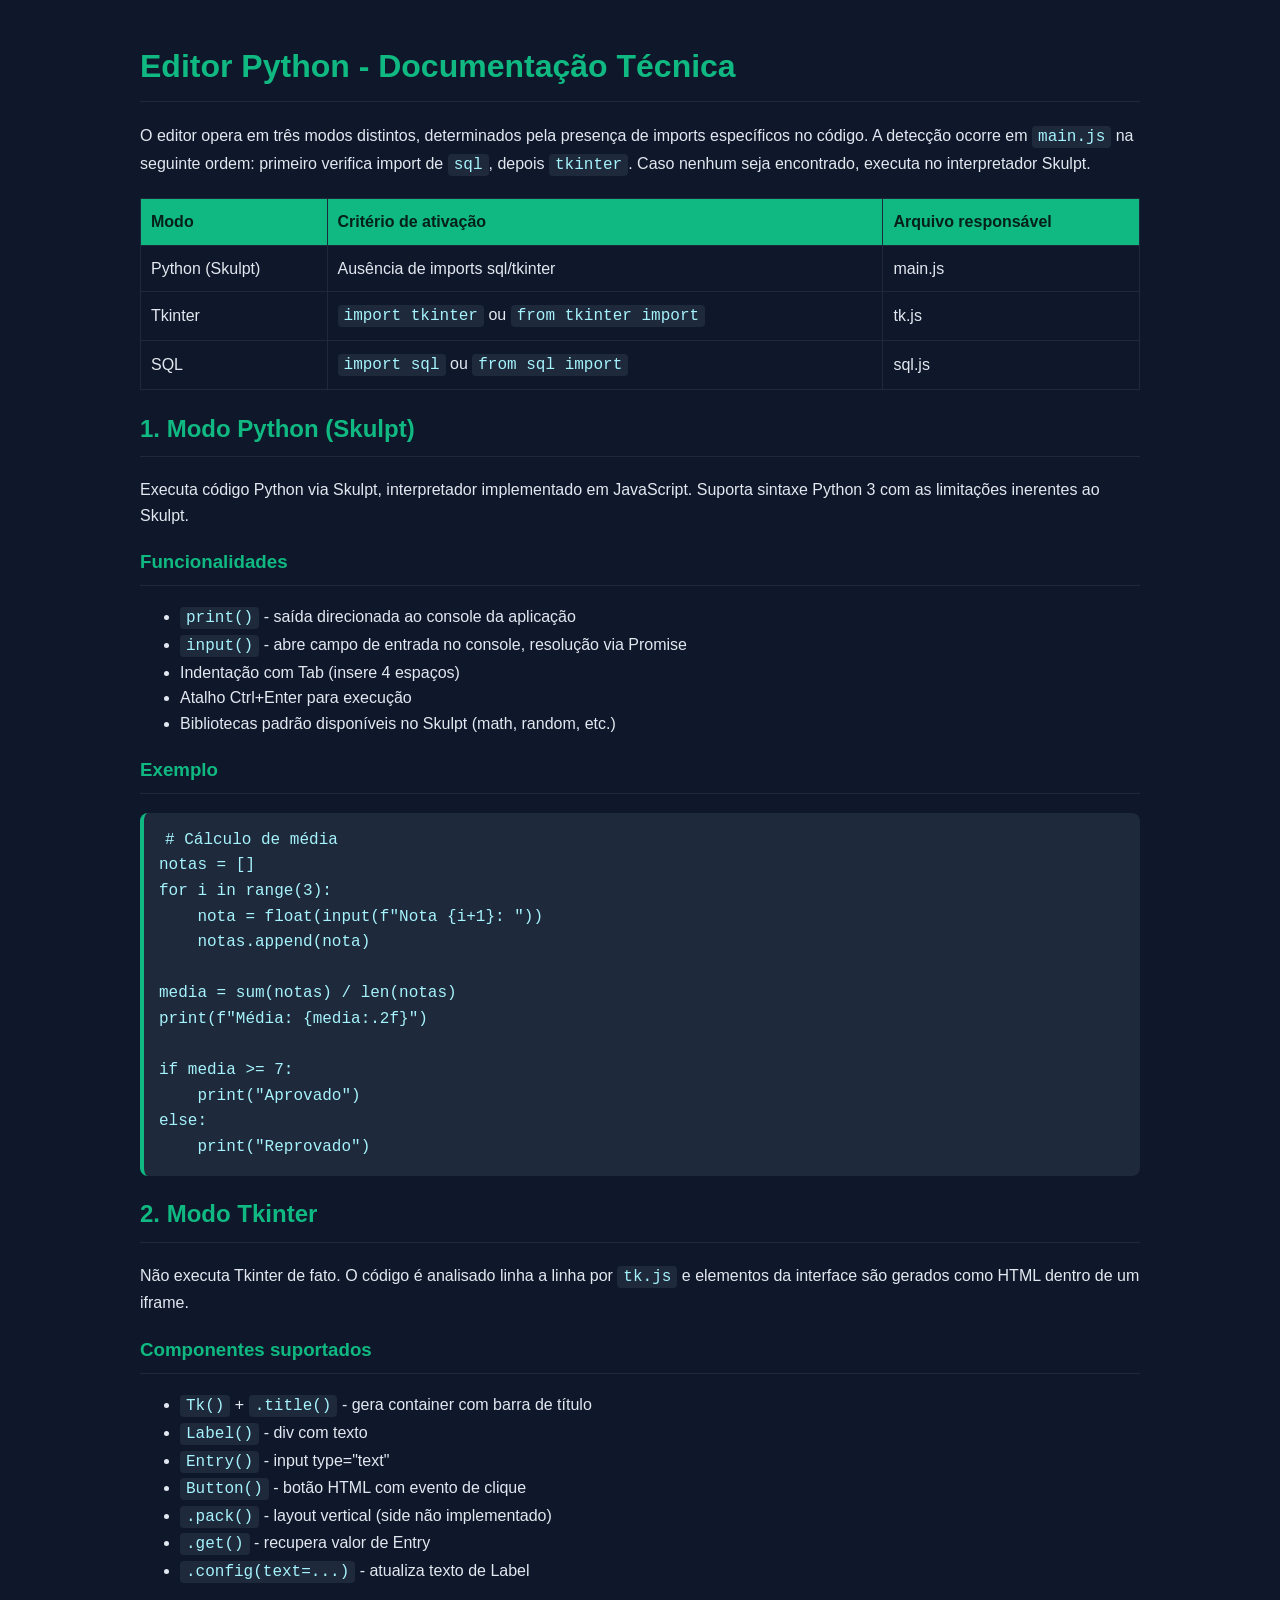
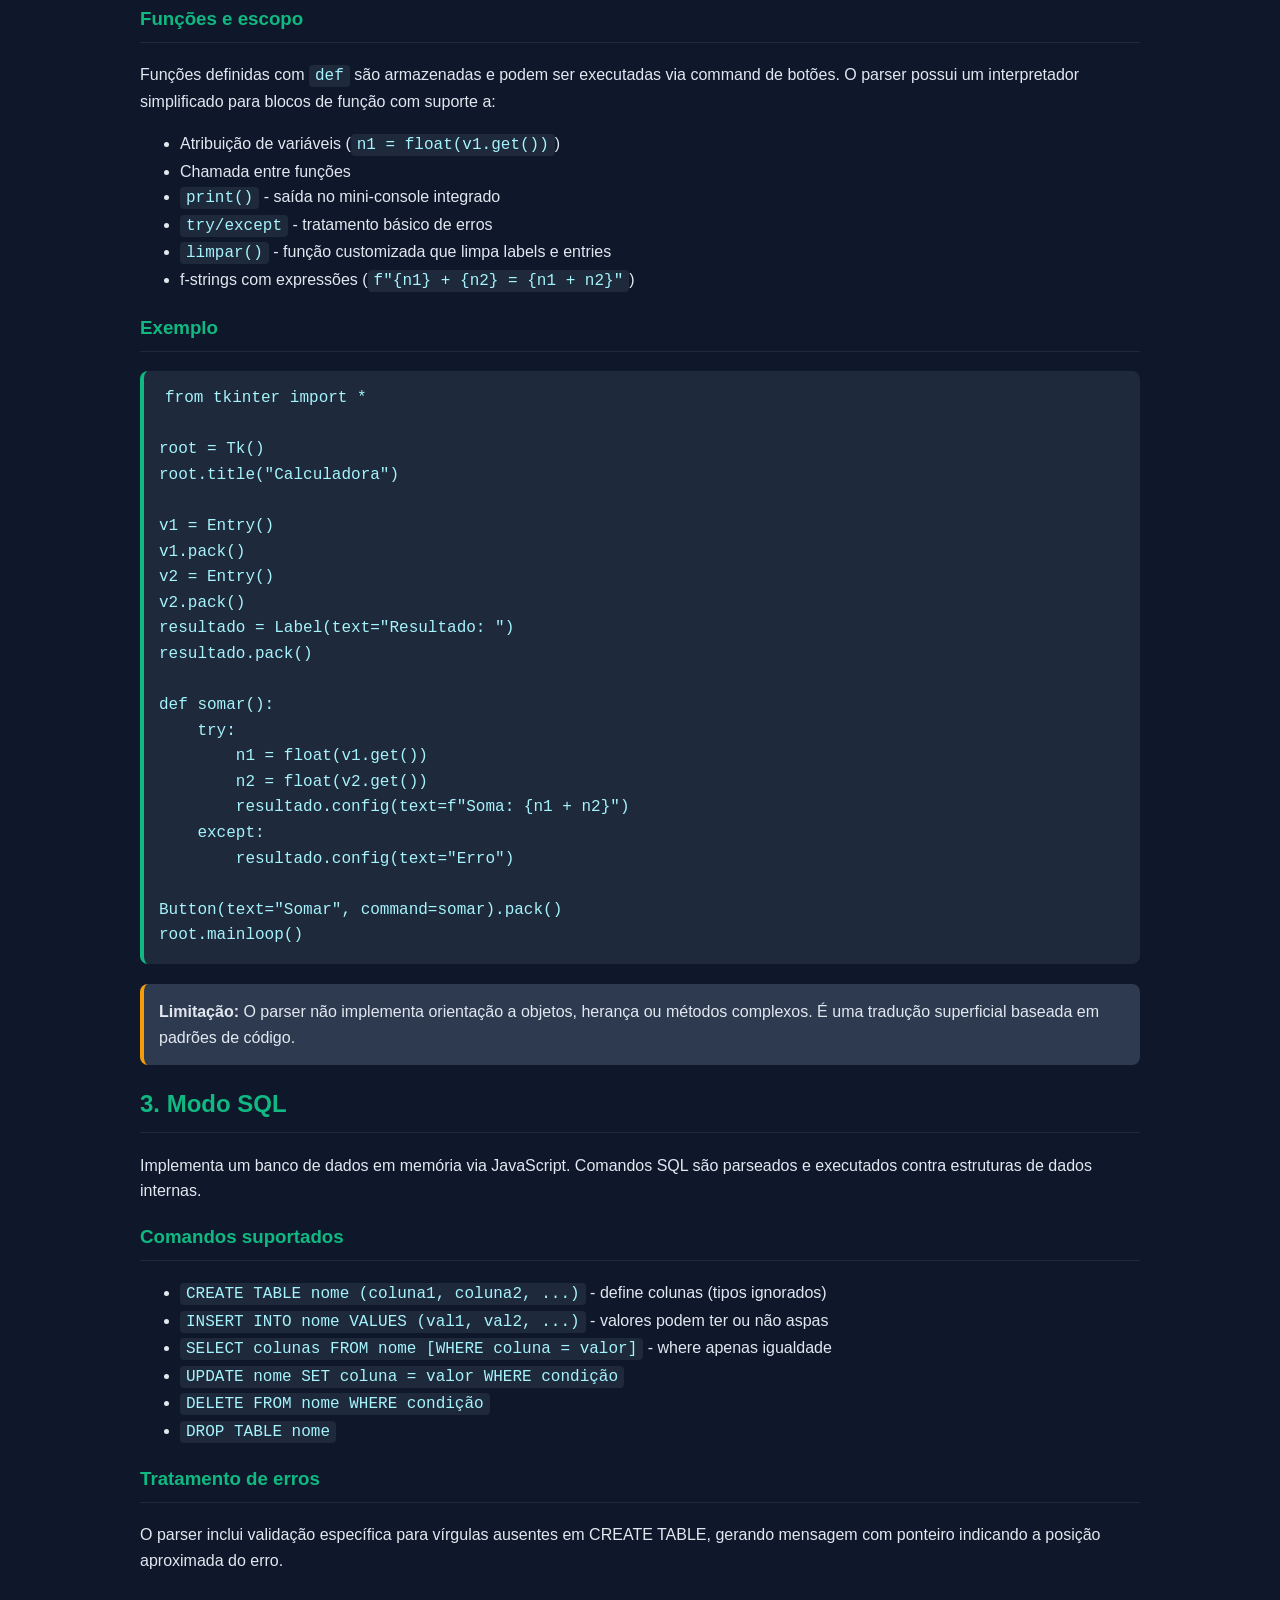
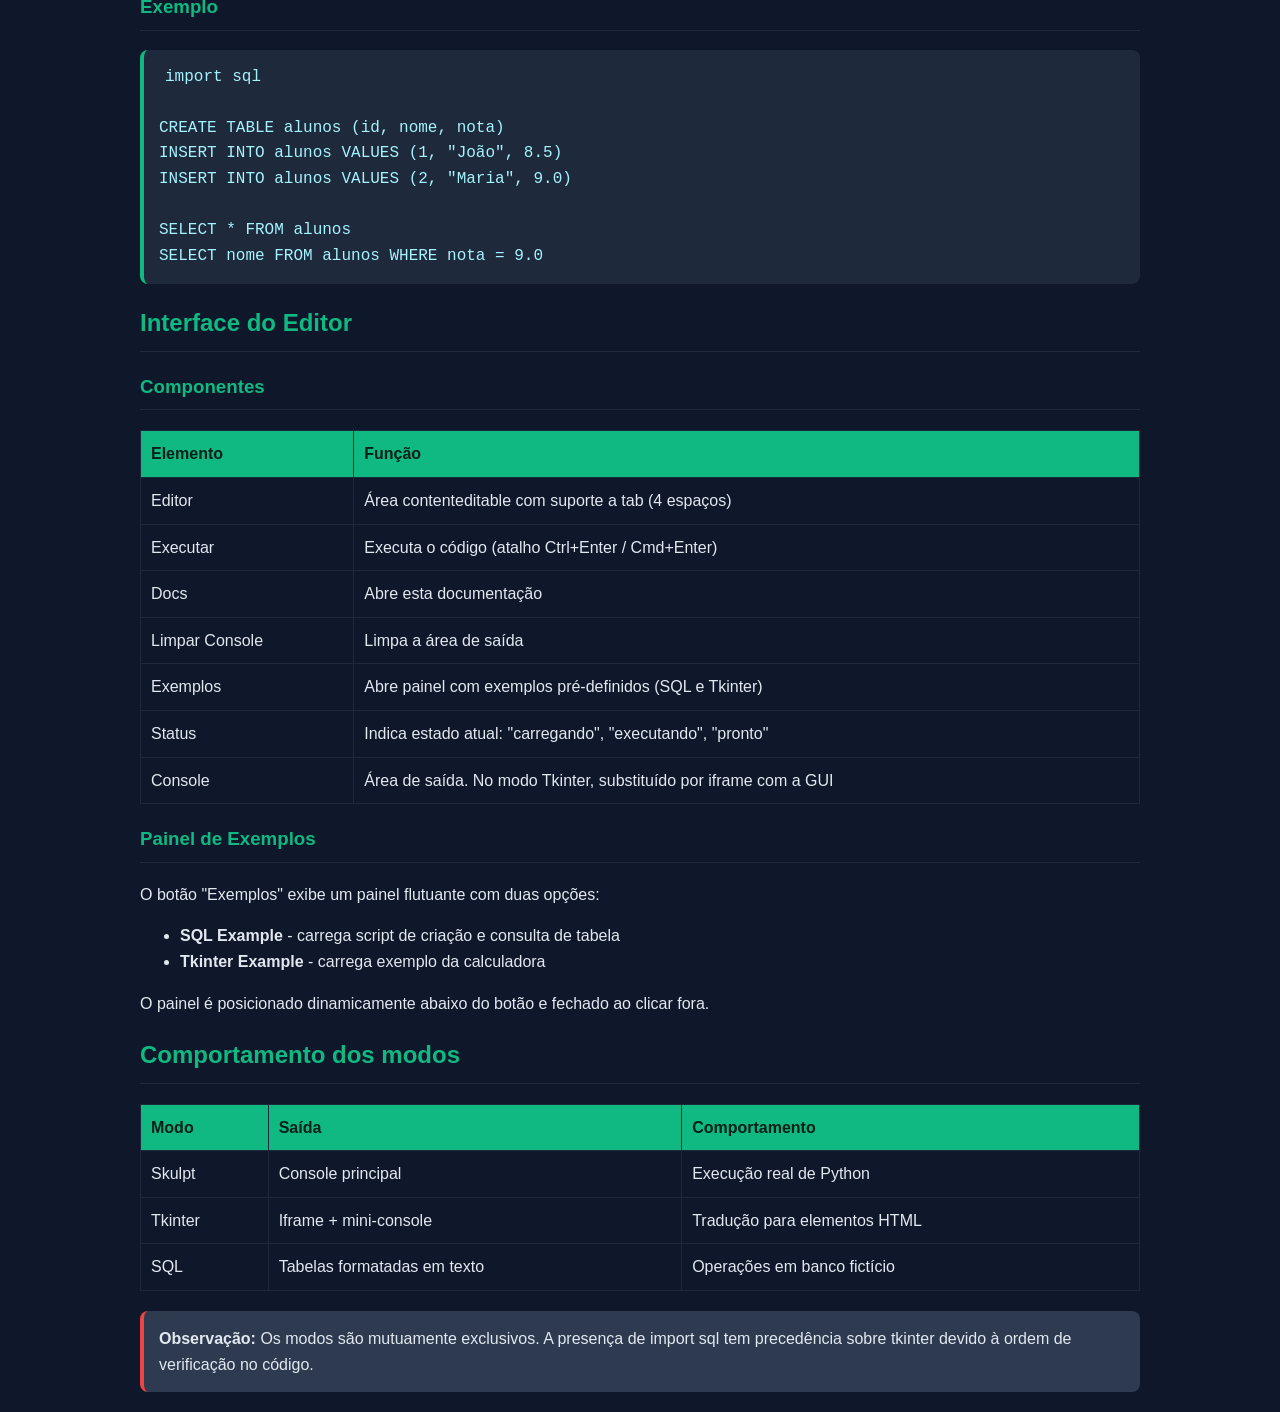
<file: doc.html>
<!DOCTYPE html>
<html lang="pt-BR">
<head>
    <meta charset="UTF-8">
    <meta name="viewport" content="width=device-width, initial-scale=1.0">
    <title>Documentação - Editor Python</title>
    <style>
        body {
            font-family: -apple-system, BlinkMacSystemFont, 'Segoe UI', Roboto, Oxygen, Ubuntu, Cantarell, sans-serif;
            line-height: 1.6;
            max-width: 1000px;
            margin: 0 auto;
            padding: 20px;
            background: #0f172a;
            color: #e2e8f0;
        }

        h1, h2, h3 {
            color: #10b981;
            border-bottom: 1px solid #1e293b;
            padding-bottom: 8px;
        }

        code {
            background: #1e293b;
            padding: 2px 6px;
            border-radius: 4px;
            font-family: 'Courier New', monospace;
            color: #a5f3fc;
        }

        pre {
            background: #1e293b;
            padding: 15px;
            border-radius: 8px;
            overflow-x: auto;
            border-left: 4px solid #10b981;
        }

        .note {
            background: #2d3a4f;
            padding: 15px;
            border-radius: 8px;
            border-left: 4px solid #f59e0b;
            margin: 20px 0;
        }

        .warning {
            background: #2d3a4f;
            padding: 15px;
            border-radius: 8px;
            border-left: 4px solid #ef4444;
        }

        .system-card {
            background: #1e293b;
            border-radius: 8px;
            padding: 20px;
            margin: 20px 0;
            border: 1px solid #334155;
        }

        table {
            width: 100%;
            border-collapse: collapse;
            margin: 20px 0;
        }

        th, td {
            border: 1px solid #1e293b;
            padding: 10px;
            text-align: left;
        }

        th {
            background: #10b981;
            color: #042018;
        }

        .badge {
            display: inline-block;
            padding: 4px 8px;
            border-radius: 4px;
            font-size: 12px;
            font-weight: bold;
            margin-right: 8px;
        }

        .badge-blue {
            background: #2563eb;
            color: white;
        }

        .badge-green {
            background: #10b981;
            color: #042018;
        }

        .badge-purple {
            background: #8b5cf6;
            color: white;
        }
    </style>
</head>
<body>
    <h1>Editor Python - Documentação Técnica</h1>

    <p>
        O editor opera em três modos distintos, determinados pela presença de imports específicos no código.
        A detecção ocorre em <code>main.js</code> na seguinte ordem: primeiro verifica import de <code>sql</code>,
        depois <code>tkinter</code>. Caso nenhum seja encontrado, executa no interpretador Skulpt.
    </p>

    <table>
        <tr>
            <th>Modo</th>
            <th>Critério de ativação</th>
            <th>Arquivo responsável</th>
        </tr>
        <tr>
            <td>Python (Skulpt)</td>
            <td>Ausência de imports sql/tkinter</td>
            <td>main.js</td>
        </tr>
        <tr>
            <td>Tkinter</td>
            <td><code>import tkinter</code> ou <code>from tkinter import</code></td>
            <td>tk.js</td>
        </tr>
        <tr>
            <td>SQL</td>
            <td><code>import sql</code> ou <code>from sql import</code></td>
            <td>sql.js</td>
        </tr>
    </table>

    <h2>1. Modo Python (Skulpt)</h2>

    <p>
        Executa código Python via Skulpt, interpretador implementado em JavaScript.
        Suporta sintaxe Python 3 com as limitações inerentes ao Skulpt.
    </p>

    <h3>Funcionalidades</h3>
    <ul>
        <li><code>print()</code> - saída direcionada ao console da aplicação</li>
        <li><code>input()</code> - abre campo de entrada no console, resolução via Promise</li>
        <li>Indentação com Tab (insere 4 espaços)</li>
        <li>Atalho Ctrl+Enter para execução</li>
        <li>Bibliotecas padrão disponíveis no Skulpt (math, random, etc.)</li>
    </ul>

    <h3>Exemplo</h3>
    <pre><code># Cálculo de média
notas = []
for i in range(3):
    nota = float(input(f"Nota {i+1}: "))
    notas.append(nota)

media = sum(notas) / len(notas)
print(f"Média: {media:.2f}")

if media >= 7:
    print("Aprovado")
else:
    print("Reprovado")</code></pre>

    <h2>2. Modo Tkinter</h2>

    <p>
        Não executa Tkinter de fato. O código é analisado linha a linha por <code>tk.js</code>
        e elementos da interface são gerados como HTML dentro de um iframe.
    </p>

    <h3>Componentes suportados</h3>
    <ul>
        <li><code>Tk()</code> + <code>.title()</code> - gera container com barra de título</li>
        <li><code>Label()</code> - div com texto</li>
        <li><code>Entry()</code> - input type="text"</li>
        <li><code>Button()</code> - botão HTML com evento de clique</li>
        <li><code>.pack()</code> - layout vertical (side não implementado)</li>
        <li><code>.get()</code> - recupera valor de Entry</li>
        <li><code>.config(text=...)</code> - atualiza texto de Label</li>
    </ul>

    <h3>Funções e escopo</h3>
    <p>
        Funções definidas com <code>def</code> são armazenadas e podem ser executadas via command de botões.
        O parser possui um interpretador simplificado para blocos de função com suporte a:
    </p>
    <ul>
        <li>Atribuição de variáveis (<code>n1 = float(v1.get())</code>)</li>
        <li>Chamada entre funções</li>
        <li><code>print()</code> - saída no mini-console integrado</li>
        <li><code>try/except</code> - tratamento básico de erros</li>
        <li><code>limpar()</code> - função customizada que limpa labels e entries</li>
        <li>f-strings com expressões (<code>f"{n1} + {n2} = {n1 + n2}"</code>)</li>
    </ul>

    <h3>Exemplo</h3>
    <pre><code>from tkinter import *

root = Tk()
root.title("Calculadora")

v1 = Entry()
v1.pack()
v2 = Entry()
v2.pack()
resultado = Label(text="Resultado: ")
resultado.pack()

def somar():
    try:
        n1 = float(v1.get())
        n2 = float(v2.get())
        resultado.config(text=f"Soma: {n1 + n2}")
    except:
        resultado.config(text="Erro")

Button(text="Somar", command=somar).pack()
root.mainloop()</code></pre>

    <div class="note">
        <strong>Limitação:</strong> O parser não implementa orientação a objetos, herança ou métodos complexos.
        É uma tradução superficial baseada em padrões de código.
    </div>

    <h2>3. Modo SQL</h2>

    <p>
        Implementa um banco de dados em memória via JavaScript. Comandos SQL são parseados
        e executados contra estruturas de dados internas.
    </p>

    <h3>Comandos suportados</h3>
    <ul>
        <li><code>CREATE TABLE nome (coluna1, coluna2, ...)</code> - define colunas (tipos ignorados)</li>
        <li><code>INSERT INTO nome VALUES (val1, val2, ...)</code> - valores podem ter ou não aspas</li>
        <li><code>SELECT colunas FROM nome [WHERE coluna = valor]</code> - where apenas igualdade</li>
        <li><code>UPDATE nome SET coluna = valor WHERE condição</code></li>
        <li><code>DELETE FROM nome WHERE condição</code></li>
        <li><code>DROP TABLE nome</code></li>
    </ul>

    <h3>Tratamento de erros</h3>
    <p>
        O parser inclui validação específica para vírgulas ausentes em CREATE TABLE,
        gerando mensagem com ponteiro indicando a posição aproximada do erro.
    </p>

    <h3>Exemplo</h3>
    <pre><code>import sql

CREATE TABLE alunos (id, nome, nota)
INSERT INTO alunos VALUES (1, "João", 8.5)
INSERT INTO alunos VALUES (2, "Maria", 9.0)

SELECT * FROM alunos
SELECT nome FROM alunos WHERE nota = 9.0</code></pre>

    <h2>Interface do Editor</h2>

    <h3>Componentes</h3>
    <table>
        <tr>
            <th>Elemento</th>
            <th>Função</th>
        </tr>
        <tr>
            <td>Editor</td>
            <td>Área contenteditable com suporte a tab (4 espaços)</td>
        </tr>
        <tr>
            <td>Executar</td>
            <td>Executa o código (atalho Ctrl+Enter / Cmd+Enter)</td>
        </tr>
        <tr>
            <td>Docs</td>
            <td>Abre esta documentação</td>
        </tr>
        <tr>
            <td>Limpar Console</td>
            <td>Limpa a área de saída</td>
        </tr>
        <tr>
            <td>Exemplos</td>
            <td>Abre painel com exemplos pré-definidos (SQL e Tkinter)</td>
        </tr>
        <tr>
            <td>Status</td>
            <td>Indica estado atual: "carregando", "executando", "pronto"</td>
        </tr>
        <tr>
            <td>Console</td>
            <td>Área de saída. No modo Tkinter, substituído por iframe com a GUI</td>
        </tr>
    </table>

    <h3>Painel de Exemplos</h3>
    <p>
        O botão "Exemplos" exibe um painel flutuante com duas opções:
    </p>
    <ul>
        <li><strong>SQL Example</strong> - carrega script de criação e consulta de tabela</li>
        <li><strong>Tkinter Example</strong> - carrega exemplo da calculadora</li>
    </ul>
    <p>O painel é posicionado dinamicamente abaixo do botão e fechado ao clicar fora.</p>

    <h2>Comportamento dos modos</h2>

    <table>
        <tr>
            <th>Modo</th>
            <th>Saída</th>
            <th>Comportamento</th>
        </tr>
        <tr>
            <td>Skulpt</td>
            <td>Console principal</td>
            <td>Execução real de Python</td>
        </tr>
        <tr>
            <td>Tkinter</td>
            <td>Iframe + mini-console</td>
            <td>Tradução para elementos HTML</td>
        </tr>
        <tr>
            <td>SQL</td>
            <td>Tabelas formatadas em texto</td>
            <td>Operações em banco fictício</td>
        </tr>
    </table>

    <div class="warning">
        <strong>Observação:</strong> Os modos são mutuamente exclusivos. A presença de import sql
        tem precedência sobre tkinter devido à ordem de verificação no código.
    </div>
</body>
</html>
</file>
